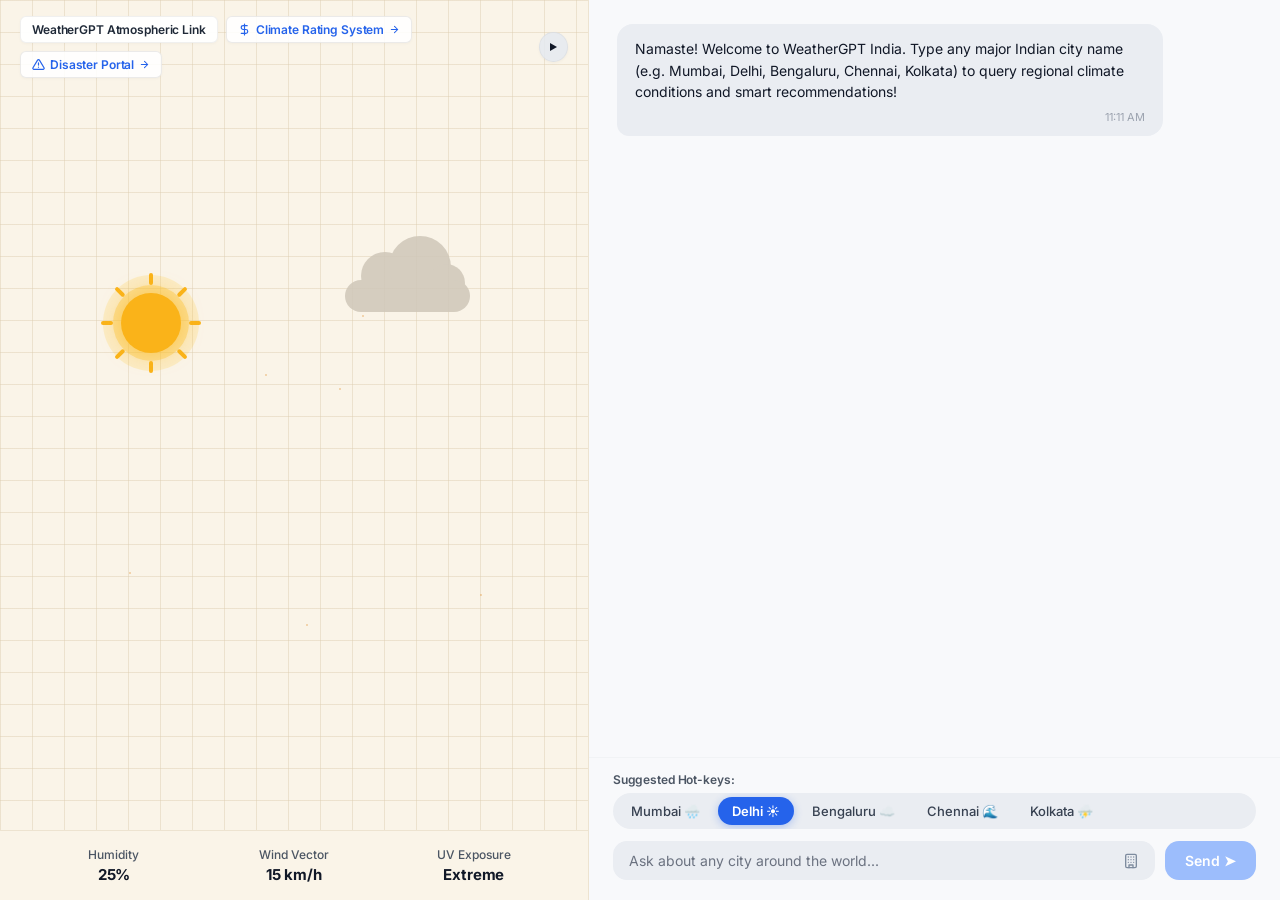
<file: index.html>
<!DOCTYPE html>
<html lang="en">
<head>
  <meta charset="UTF-8">
  <meta name="viewport" content="width=device-width, initial-scale=1.0, maximum-scale=1.0, user-scalable=no">
  <title>WeatherGPT - Atmospheric AI</title>
  
  <!-- Google Fonts: Inter & Outfit -->
  <link rel="preconnect" href="https://fonts.googleapis.com">
  <link rel="preconnect" href="https://fonts.gstatic.com" crossorigin>
  <link href="https://fonts.googleapis.com/css2?family=Inter:wght@400;500;600;700&family=Outfit:wght@500;600;700&display=swap" rel="stylesheet">
  
  <!-- Landscape Viewport Stylesheet -->
  <link rel="stylesheet" href="style.css">
</head>
<body>

  <!-- Full-Bleed Landscape Application Viewport -->
  <div class="app-landscape-viewport">
    
    <!-- LEFT PANEL: Atmospheric Status Grid & Telemetry Hero -->
    <aside class="left-atmospheric-panel" id="left-panel">
      
      <!-- Top Atmospheric Badge Row -->
      <div class="hero-top-bar">
        <div class="hero-badges-group">
          <div class="atmospheric-badge">
            WeatherGPT Atmospheric Link
          </div>
          <a href="climate-rating.html" class="nav-climate-link" title="Open Climate & Air Quality Rating System">
            <svg width="13" height="13" viewBox="0 0 24 24" fill="none" stroke="currentColor" stroke-width="2.2" stroke-linecap="round" stroke-linejoin="round">
              <path d="M12 2v20M17 5H9.5a3.5 3.5 0 0 0 0 7h5a3.5 3.5 0 0 1 0 7H6"/>
            </svg>
            Climate Rating System
            <svg width="11" height="11" viewBox="0 0 24 24" fill="none" stroke="currentColor" stroke-width="2.2" stroke-linecap="round" stroke-linejoin="round">
              <path d="M5 12h14M12 5l7 7-7 7"/>
            </svg>
          </a>
          <a href="disaster-portal.html" class="nav-climate-link" title="Open Disaster Portal Showcase">
            <svg width="13" height="13" viewBox="0 0 24 24" fill="none" stroke="currentColor" stroke-width="2.2" stroke-linecap="round" stroke-linejoin="round">
              <path d="M10.29 3.86L1.82 18a2 2 0 0 0 1.71 3h16.94a2 2 0 0 0 1.71-3L13.71 3.86a2 2 0 0 0-3.42 0z"/>
              <line x1="12" y1="9" x2="12" y2="13"/>
              <line x1="12" y1="17" x2="12.01" y2="17"/>
            </svg>
            Disaster Portal
            <svg width="11" height="11" viewBox="0 0 24 24" fill="none" stroke="currentColor" stroke-width="2.2" stroke-linecap="round" stroke-linejoin="round">
              <path d="M5 12h14M12 5l7 7-7 7"/>
            </svg>
          </a>
        </div>
        <button id="hero-action-btn" class="hero-action-btn" title="Toggle Sound / Animation">
          <svg viewBox="0 0 24 24" width="12" height="12" fill="currentColor">
            <polygon points="6 4 20 12 6 20 6 4"></polygon>
          </svg>
        </button>
      </div>

      <!-- Minimalist Atmospheric Art Canvas -->
      <div class="illustration-hero-area" id="illustration-area">
        
        <!-- Sun Artwork Element -->
        <div class="weather-art-sun" id="art-sun">
          <div class="sun-glow-outer"></div>
          <div class="sun-glow-inner"></div>
          <div class="sun-core"></div>
          <div class="sun-rays">
            <span></span><span></span><span></span><span></span>
            <span></span><span></span><span></span><span></span>
          </div>
        </div>

        <!-- Drifting Cloud Element -->
        <div class="weather-art-cloud" id="art-cloud">
          <div class="cloud-puff puff-1"></div>
          <div class="cloud-puff puff-2"></div>
          <div class="cloud-puff puff-3"></div>
          <div class="cloud-base"></div>
        </div>

        <!-- Dynamic Precipitation Layer (Raindrops / Snowflakes) -->
        <div class="weather-precip-layer" id="precip-layer"></div>

        <!-- Fine Ambient Gold Specks -->
        <div class="dust-specks">
          <span class="speck s1"></span>
          <span class="speck s2"></span>
          <span class="speck s3"></span>
          <span class="speck s4"></span>
          <span class="speck s5"></span>
          <span class="speck s6"></span>
        </div>

      </div>

      <!-- Pinned 3-Column Telemetry Bar -->
      <div class="telemetry-strip-bar">
        <div class="telemetry-col">
          <span class="telemetry-label">Humidity</span>
          <span class="telemetry-value" id="telemetry-humidity">25%</span>
        </div>
        <div class="telemetry-col">
          <span class="telemetry-label">Wind Vector</span>
          <span class="telemetry-value" id="telemetry-wind">15 km/h</span>
        </div>
        <div class="telemetry-col">
          <span class="telemetry-label">UV Exposure</span>
          <span class="telemetry-value" id="telemetry-uv">Extreme</span>
        </div>
      </div>

    </aside>

    <!-- RIGHT PANEL: AI Conversation & Activity Reasoning Workspace -->
    <main class="right-chat-panel">
      
      <!-- Vertically Scrolling Chat Stream -->
      <div class="chat-scroll-stream" id="chat-messages">
        <!-- Messages dynamically rendered here by app.js -->
      </div>

      <!-- Bottom Controls & Input Dock -->
      <div class="bottom-dock-container">
        
        <!-- Suggested Hot-keys Section -->
        <div class="hotkeys-section">
          <div class="hotkeys-title">Suggested Hot-keys:</div>
          <div class="hotkeys-pills-bar" id="hotkeys-bar">
            <button class="hotkey-pill" data-city="Mumbai">Mumbai 🌧️</button>
            <button class="hotkey-pill active" data-city="Delhi">Delhi ☀️</button>
            <button class="hotkey-pill" data-city="Bengaluru">Bengaluru ☁️</button>
            <button class="hotkey-pill" data-city="Chennai">Chennai 🌊</button>
            <button class="hotkey-pill" data-city="Kolkata">Kolkata ⛈️</button>
          </div>
        </div>

        <!-- Chat Input Row Form -->
        <form id="chat-form" class="chat-input-row" autocomplete="off">
          <div class="input-field-container">
            <input 
              type="text" 
              id="chat-input" 
              class="chat-input" 
              placeholder="Ask about any city around the world..." 
              autocomplete="off"
              required
            />
            <span class="input-icon" title="Atmospheric Intelligence">
              <svg width="16" height="16" viewBox="0 0 24 24" fill="none" stroke="currentColor" stroke-width="2" stroke-linecap="round" stroke-linejoin="round">
                <rect x="4" y="2" width="16" height="20" rx="2" ry="2"></rect>
                <path d="M9 22v-4h6v4"></path>
                <path d="M8 6h.01"></path>
                <path d="M16 6h.01"></path>
                <path d="M12 6h.01"></path>
                <path d="M12 10h.01"></path>
                <path d="M12 14h.01"></path>
                <path d="M16 10h.01"></path>
                <path d="M16 14h.01"></path>
                <path d="M8 10h.01"></path>
                <path d="M8 14h.01"></path>
              </svg>
            </span>
          </div>
          <button type="submit" id="send-btn" class="send-action-btn">
            Send ➤
          </button>
        </form>

      </div>

    </main>

  </div>

  <!-- Scripts -->
  <script src="weatherData.js"></script>
  <script src="app.js"></script>
</body>
</html>
</file>
<file: style.css>
/* WeatherGPT - Wide Landscape Viewport Stylesheet (Exact Theme Locks) */

:root {
  --font-sans: 'Inter', -apple-system, BlinkMacSystemFont, 'Segoe UI', Roboto, sans-serif;
  --font-display: 'Outfit', var(--font-sans);

  /* Strict Theme Locks from Reference Screenshot */
  --bg-peach-grid: #faf4e8;
  --grid-line: rgba(220, 203, 175, 0.45);
  --border-sep: #ede3d0;

  --bg-chat-panel: #f8f9fb;
  --bot-bubble-bg: #eaedf2;
  --user-bubble-bg: #2563eb;
  --hotkey-track-bg: #eaedf2;
  --hotkey-active-bg: #2563eb;
  --input-bg: #eaedf2;
  --send-btn-bg: #9cbdfc;
  --send-btn-hover: #81a9fa;

  --text-primary: #111827;
  --text-secondary: #4b5563;
  --text-muted: #6b7280;
  --text-timestamp: #9ca3af;
}

* {
  box-sizing: border-box;
  margin: 0;
  padding: 0;
}

html, body {
  width: 100vw;
  height: 100vh;
  height: 100dvh;
  overflow: hidden;
  font-family: var(--font-sans);
  background-color: var(--bg-peach-grid);
  color: var(--text-primary);
  -webkit-font-smoothing: antialiased;
}

/* =============================================================
   Full-Bleed Landscape Viewport (Horizontal Split)
   ============================================================= */
.app-landscape-viewport {
  width: 100vw;
  height: 100vh;
  height: 100dvh;
  overflow: hidden;
  display: flex;
  flex-direction: row;
}

/* =============================================================
   LEFT PANEL: Atmospheric Status Grid & Hero Artwork (46% width)
   ============================================================= */
.left-atmospheric-panel {
  flex: 0 0 46%;
  max-width: 48%;
  height: 100%;
  background-color: var(--bg-peach-grid);
  background-image: 
    linear-gradient(to right, var(--grid-line) 1px, transparent 1px),
    linear-gradient(to bottom, var(--grid-line) 1px, transparent 1px);
  background-size: 32px 32px;
  border-right: 1px solid var(--border-sep);
  display: flex;
  flex-direction: column;
  justify-content: space-between;
  position: relative;
  overflow: hidden;
  transition: background-color 0.5s ease;
}

/* Dynamic weather background states */
.left-atmospheric-panel.theme-rainy {
  background-color: #f0f4f8;
  --grid-line: rgba(186, 203, 222, 0.45);
}
.left-atmospheric-panel.theme-cold {
  background-color: #f1f6fa;
  --grid-line: rgba(193, 215, 235, 0.45);
}
.left-atmospheric-panel.theme-cloudy {
  background-color: #f4f4f6;
  --grid-line: rgba(209, 213, 219, 0.45);
}

/* Top Hero Bar */
.hero-top-bar {
  display: flex;
  justify-content: space-between;
  align-items: center;
  padding: 16px 20px;
  position: relative;
  z-index: 10;
}

.hero-badges-group {
  display: flex;
  align-items: center;
  gap: 8px;
  flex-wrap: wrap;
}

.atmospheric-badge {
  background: rgba(255, 255, 255, 0.95);
  border: 1px solid rgba(0, 0, 0, 0.06);
  border-radius: 6px;
  padding: 5px 11px;
  font-size: 12px;
  font-weight: 600;
  color: #1f2937;
  letter-spacing: -0.01em;
  box-shadow: 0 1px 3px rgba(0, 0, 0, 0.03);
}

.nav-climate-link {
  background: rgba(255, 255, 255, 0.88);
  border: 1px solid rgba(0, 0, 0, 0.08);
  border-radius: 6px;
  padding: 5px 11px;
  font-size: 12px;
  font-weight: 600;
  color: #2563eb;
  text-decoration: none;
  display: inline-flex;
  align-items: center;
  gap: 5px;
  letter-spacing: -0.01em;
  box-shadow: 0 1px 3px rgba(0, 0, 0, 0.03);
  transition: all 0.2s ease;
}

.nav-climate-link:hover {
  background: #ffffff;
  color: #1d4ed8;
  border-color: rgba(37, 99, 235, 0.3);
  transform: translateY(-1px);
  box-shadow: 0 3px 8px rgba(37, 99, 235, 0.12);
}

.hero-action-btn {
  width: 30px;
  height: 30px;
  border-radius: 50%;
  background: rgba(228, 233, 240, 0.85);
  border: 1px solid rgba(0, 0, 0, 0.04);
  color: #111827;
  display: flex;
  align-items: center;
  justify-content: center;
  cursor: pointer;
  transition: all 0.2s ease;
  box-shadow: 0 1px 3px rgba(0, 0, 0, 0.04);
}

.hero-action-btn:hover {
  background: #ffffff;
  transform: scale(1.05);
}

/* Minimalist Atmospheric Illustration Area */
.illustration-hero-area {
  flex: 1;
  position: relative;
  overflow: hidden;
  display: flex;
  align-items: center;
  justify-content: center;
  min-height: 220px;
}

/* Minimalist Sun Artwork */
.weather-art-sun {
  position: absolute;
  top: 25%;
  left: 18%;
  width: 90px;
  height: 90px;
  display: flex;
  align-items: center;
  justify-content: center;
  transition: all 0.6s cubic-bezier(0.34, 1.56, 0.64, 1);
}

.sun-core {
  width: 60px;
  height: 60px;
  border-radius: 50%;
  background: #fab319;
  position: relative;
  z-index: 3;
  box-shadow: 0 0 20px rgba(250, 179, 25, 0.55);
}

.sun-glow-inner {
  position: absolute;
  width: 76px;
  height: 76px;
  border-radius: 50%;
  background: rgba(251, 191, 36, 0.35);
  z-index: 2;
}

.sun-glow-outer {
  position: absolute;
  width: 96px;
  height: 96px;
  border-radius: 50%;
  background: rgba(251, 191, 36, 0.18);
  z-index: 1;
}

.sun-rays {
  position: absolute;
  width: 90px;
  height: 90px;
  z-index: 2;
  animation: sunSpin 24s linear infinite;
}

.sun-rays span {
  position: absolute;
  top: 50%;
  left: 50%;
  width: 4px;
  height: 12px;
  background: #fab319;
  border-radius: 2px;
  margin-top: -6px;
  margin-left: -2px;
}

.sun-rays span:nth-child(1) { transform: rotate(0deg) translateY(-44px); }
.sun-rays span:nth-child(2) { transform: rotate(45deg) translateY(-44px); }
.sun-rays span:nth-child(3) { transform: rotate(90deg) translateY(-44px); }
.sun-rays span:nth-child(4) { transform: rotate(135deg) translateY(-44px); }
.sun-rays span:nth-child(5) { transform: rotate(180deg) translateY(-44px); }
.sun-rays span:nth-child(6) { transform: rotate(225deg) translateY(-44px); }
.sun-rays span:nth-child(7) { transform: rotate(270deg) translateY(-44px); }
.sun-rays span:nth-child(8) { transform: rotate(315deg) translateY(-44px); }

@keyframes sunSpin {
  100% { transform: rotate(360deg); }
}

/* Minimalist Cloud Artwork */
.weather-art-cloud {
  position: absolute;
  top: 22%;
  right: 20%;
  width: 125px;
  height: 56px;
  opacity: 0.85;
  transition: all 0.6s ease;
  animation: cloudDrift 9s ease-in-out infinite alternate;
}

@keyframes cloudDrift {
  0% { transform: translateX(0); }
  100% { transform: translateX(18px); }
}

.cloud-base {
  position: absolute;
  bottom: 0;
  left: 0;
  width: 125px;
  height: 32px;
  background: #cfc7b9;
  border-radius: 18px;
}

.cloud-puff {
  position: absolute;
  background: #cfc7b9;
  border-radius: 50%;
}

.puff-1 {
  width: 48px;
  height: 48px;
  bottom: 12px;
  left: 16px;
}

.puff-2 {
  width: 62px;
  height: 62px;
  bottom: 14px;
  left: 44px;
}

.puff-3 {
  width: 38px;
  height: 38px;
  bottom: 10px;
  left: 82px;
}

/* Dynamic Precipitation Layer */
.weather-precip-layer {
  position: absolute;
  top: 0;
  left: 0;
  width: 100%;
  height: 100%;
  pointer-events: none;
}

.raindrop {
  position: absolute;
  width: 1.5px;
  height: 16px;
  background: rgba(56, 189, 248, 0.7);
  border-radius: 1px;
  animation: rainFall 0.65s linear infinite;
}

@keyframes rainFall {
  0% { transform: translateY(-20px); opacity: 0; }
  30% { opacity: 0.8; }
  100% { transform: translateY(300px); opacity: 0; }
}

/* Ambient Gold Specks */
.dust-specks .speck {
  position: absolute;
  width: 2px;
  height: 2px;
  background: #d97706;
  opacity: 0.35;
  border-radius: 50%;
}

.s1 { top: 38%; left: 45%; }
.s2 { top: 65%; left: 22%; }
.s3 { top: 72%; left: 52%; }
.s4 { top: 40%; right: 42%; }
.s5 { top: 68%; right: 18%; }
.s6 { top: 30%; right: 38%; }

/* Pinned 3-Column Telemetry Strip */
.telemetry-strip-bar {
  background-color: var(--bg-peach-grid);
  border-top: 1px solid var(--border-sep);
  display: grid;
  grid-template-columns: 1fr 1fr 1fr;
  padding: 16px 24px;
  text-align: center;
  transition: background-color 0.5s ease;
}

.left-atmospheric-panel.theme-rainy .telemetry-strip-bar {
  background-color: #f0f4f8;
  border-color: rgba(186, 203, 222, 0.45);
}
.left-atmospheric-panel.theme-cold .telemetry-strip-bar {
  background-color: #f1f6fa;
  border-color: rgba(193, 215, 235, 0.45);
}
.left-atmospheric-panel.theme-cloudy .telemetry-strip-bar {
  background-color: #f4f4f6;
  border-color: rgba(209, 213, 219, 0.45);
}

.telemetry-col {
  display: flex;
  flex-direction: column;
  align-items: center;
  gap: 3px;
}

.telemetry-label {
  font-size: 12px;
  font-weight: 500;
  color: var(--text-secondary);
}

.telemetry-value {
  font-size: 15px;
  font-weight: 700;
  color: var(--text-primary);
  letter-spacing: -0.01em;
}

/* =============================================================
   RIGHT PANEL: AI Conversation & Activity Workspace (54% width)
   ============================================================= */
.right-chat-panel {
  flex: 1;
  height: 100%;
  background-color: var(--bg-chat-panel);
  display: flex;
  flex-direction: column;
  overflow: hidden;
}

/* Scrolling Chat Message Stream */
.chat-scroll-stream {
  flex: 1;
  overflow-y: auto;
  padding: 24px 28px;
  display: flex;
  flex-direction: column;
  gap: 16px;
  scroll-behavior: smooth;
}

/* Custom Scrollbar */
.chat-scroll-stream::-webkit-scrollbar {
  width: 5px;
}
.chat-scroll-stream::-webkit-scrollbar-thumb {
  background: #cbd5e1;
  border-radius: 999px;
}

/* Message Rows */
.chat-message-row {
  display: flex;
  width: 100%;
  animation: bubblePop 0.28s cubic-bezier(0.16, 1, 0.3, 1) forwards;
}

@keyframes bubblePop {
  0% { opacity: 0; transform: translateY(8px) scale(0.98); }
  100% { opacity: 1; transform: translateY(0) scale(1); }
}

.chat-message-row.bot {
  justify-content: flex-start;
}

.chat-message-row.user {
  justify-content: flex-end;
}

.chat-bubble {
  border-radius: 16px;
  padding: 14px 18px 10px 18px;
  position: relative;
  word-break: break-word;
  line-height: 1.55;
}

.chat-message-row.bot .chat-bubble {
  background-color: var(--bot-bubble-bg);
  color: var(--text-primary);
  max-width: 86%;
  font-size: 14px;
  border-bottom-left-radius: 12px;
}

.chat-message-row.user .chat-bubble {
  background-color: var(--user-bubble-bg);
  color: #ffffff;
  max-width: 72%;
  font-size: 14px;
  font-weight: 500;
  border-bottom-right-radius: 12px;
  box-shadow: 0 4px 14px rgba(37, 99, 235, 0.25);
}

.bubble-timestamp {
  display: block;
  font-size: 11px;
  text-align: right;
  margin-top: 6px;
}

.chat-message-row.bot .bubble-timestamp {
  color: var(--text-timestamp);
}

.chat-message-row.user .bubble-timestamp {
  color: rgba(255, 255, 255, 0.78);
}

/* AI Activity Reasoning Verdict Card Inside Bot Bubble */
.verdict-card {
  margin-top: 10px;
  border-radius: 12px;
  padding: 10px 14px;
  display: flex;
  flex-direction: column;
  gap: 5px;
  font-size: 13px;
  border-left: 4px solid #3b82f6;
  background: rgba(255, 255, 255, 0.55);
}

.verdict-card.verdict-success {
  background: rgba(34, 197, 94, 0.1);
  border-left-color: #22c55e;
}
.verdict-card.verdict-warning {
  background: rgba(234, 179, 8, 0.1);
  border-left-color: #eab308;
}
.verdict-card.verdict-danger {
  background: rgba(239, 68, 68, 0.1);
  border-left-color: #ef4444;
}

.verdict-header {
  font-weight: 700;
  font-size: 13.5px;
}

.verdict-metrics-bar {
  font-size: 11.5px;
  color: var(--text-secondary);
  border-top: 1px solid rgba(0, 0, 0, 0.06);
  padding-top: 4px;
  margin-top: 3px;
}

/* Typing Indicator Animation */
.typing-bubble {
  display: flex;
  align-items: center;
  gap: 4px;
  padding: 10px 16px;
  background-color: var(--bot-bubble-bg);
  border-radius: 16px;
  width: fit-content;
}

.typing-dot {
  width: 6px;
  height: 6px;
  background-color: #64748b;
  border-radius: 50%;
  opacity: 0.6;
  animation: typingDot 1.4s infinite ease-in-out;
}
.typing-dot:nth-child(1) { animation-delay: 0s; }
.typing-dot:nth-child(2) { animation-delay: 0.2s; }
.typing-dot:nth-child(3) { animation-delay: 0.4s; }

@keyframes typingDot {
  0%, 80%, 100% { transform: scale(0.8); opacity: 0.4; }
  40% { transform: scale(1.2); opacity: 1; }
}

/* Bottom Controls & Input Area */
.bottom-dock-container {
  padding: 14px 24px 20px 24px;
  background-color: var(--bg-chat-panel);
  border-top: 1px solid #f1f3f5;
  display: flex;
  flex-direction: column;
  gap: 12px;
}

.hotkeys-section {
  display: flex;
  flex-direction: column;
  gap: 6px;
}

.hotkeys-title {
  font-size: 12px;
  font-weight: 600;
  color: var(--text-secondary);
  letter-spacing: -0.01em;
}

.hotkeys-pills-bar {
  background-color: var(--hotkey-track-bg);
  border-radius: 9999px;
  padding: 4px;
  display: flex;
  align-items: center;
  gap: 4px;
  overflow-x: auto;
  scrollbar-width: none;
}

.hotkeys-pills-bar::-webkit-scrollbar {
  display: none;
}

.hotkey-pill {
  background: transparent;
  border: none;
  border-radius: 9999px;
  padding: 6px 14px;
  font-size: 13px;
  font-weight: 500;
  font-family: var(--font-sans);
  color: #374151;
  white-space: nowrap;
  cursor: pointer;
  transition: all 0.2s ease;
  display: inline-flex;
  align-items: center;
  justify-content: center;
  gap: 3px;
}

.hotkey-pill:hover {
  background: rgba(255, 255, 255, 0.65);
}

.hotkey-pill.active {
  background-color: var(--hotkey-active-bg);
  color: #ffffff;
  font-weight: 600;
  box-shadow: 0 2px 8px rgba(37, 99, 235, 0.32);
}

/* Chat Input Row */
.chat-input-row {
  display: flex;
  align-items: center;
  gap: 10px;
}

.input-field-container {
  flex: 1;
  background-color: var(--input-bg);
  border-radius: 14px;
  display: flex;
  align-items: center;
  padding: 11px 16px;
  transition: box-shadow 0.2s, background-color 0.2s;
}

.input-field-container:focus-within {
  box-shadow: 0 0 0 2px rgba(37, 99, 235, 0.25);
  background-color: #e2e6ec;
}

.chat-input {
  flex: 1;
  background: transparent;
  border: none;
  outline: none;
  font-family: var(--font-sans);
  font-size: 14px;
  color: var(--text-primary);
}

.chat-input::placeholder {
  color: var(--text-muted);
  font-size: 14px;
}

.input-icon {
  color: #64748b;
  display: flex;
  align-items: center;
  margin-left: 6px;
  opacity: 0.8;
}

.send-action-btn {
  background-color: var(--send-btn-bg);
  color: #ffffff;
  border: none;
  border-radius: 14px;
  padding: 11px 20px;
  font-size: 14px;
  font-weight: 600;
  font-family: var(--font-sans);
  cursor: pointer;
  display: flex;
  align-items: center;
  gap: 4px;
  white-space: nowrap;
  transition: all 0.2s ease;
}

.send-action-btn:hover {
  background-color: var(--send-btn-hover);
  transform: translateY(-1px);
}

/* =============================================================
   Responsive Portrait / Mobile Viewport (< 900px)
   ============================================================= */
@media (max-width: 899px) {
  .app-landscape-viewport {
    flex-direction: column;
    height: 100dvh;
  }

  .left-atmospheric-panel {
    flex: 0 0 auto;
    max-width: 100%;
    height: 230px;
    border-right: none;
    border-bottom: 1px solid var(--border-sep);
  }

  .illustration-hero-area {
    min-height: 120px;
  }

  .weather-art-sun {
    top: 15%;
    left: 10%;
    transform: scale(0.8);
  }

  .weather-art-cloud {
    top: 15%;
    right: 10%;
    transform: scale(0.8);
  }

  .right-chat-panel {
    flex: 1;
  }

  .chat-scroll-stream {
    padding: 16px;
  }

  .bottom-dock-container {
    padding: 10px 14px 16px 14px;
  }
}
</file>
